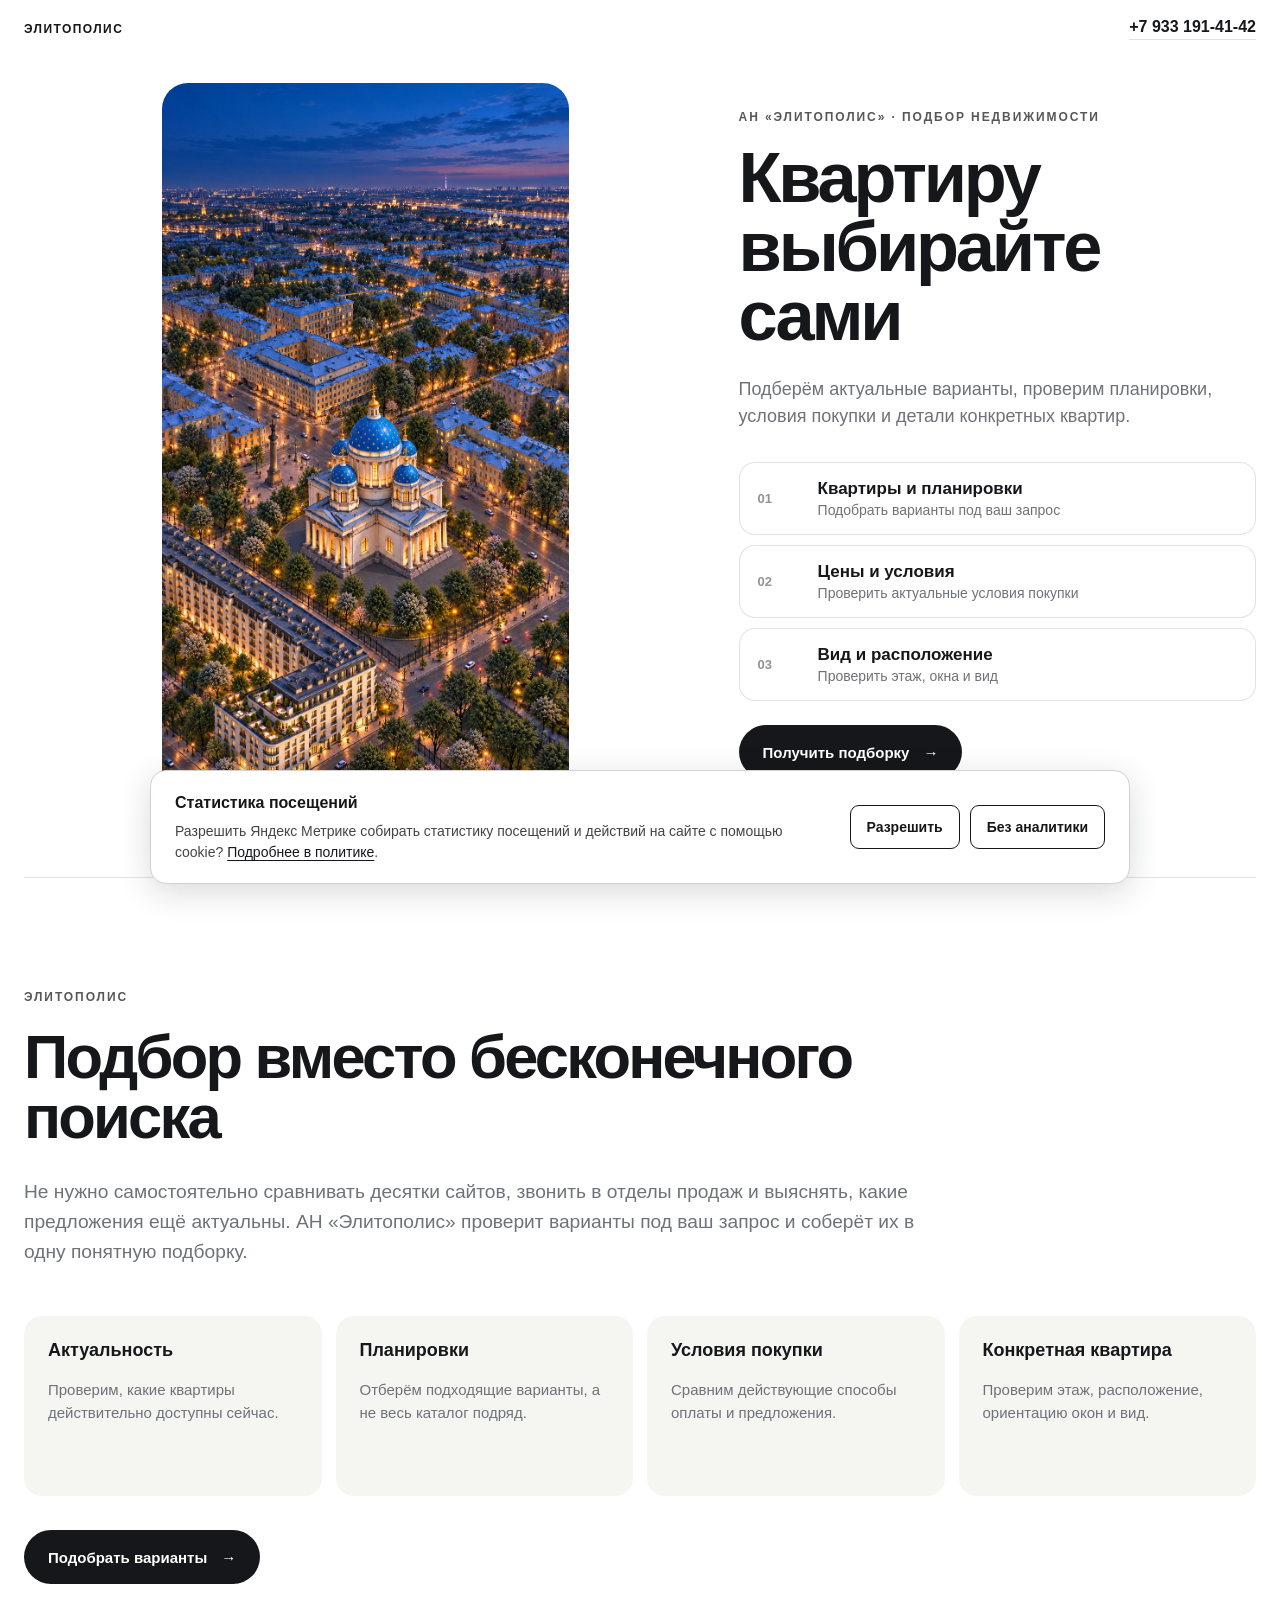
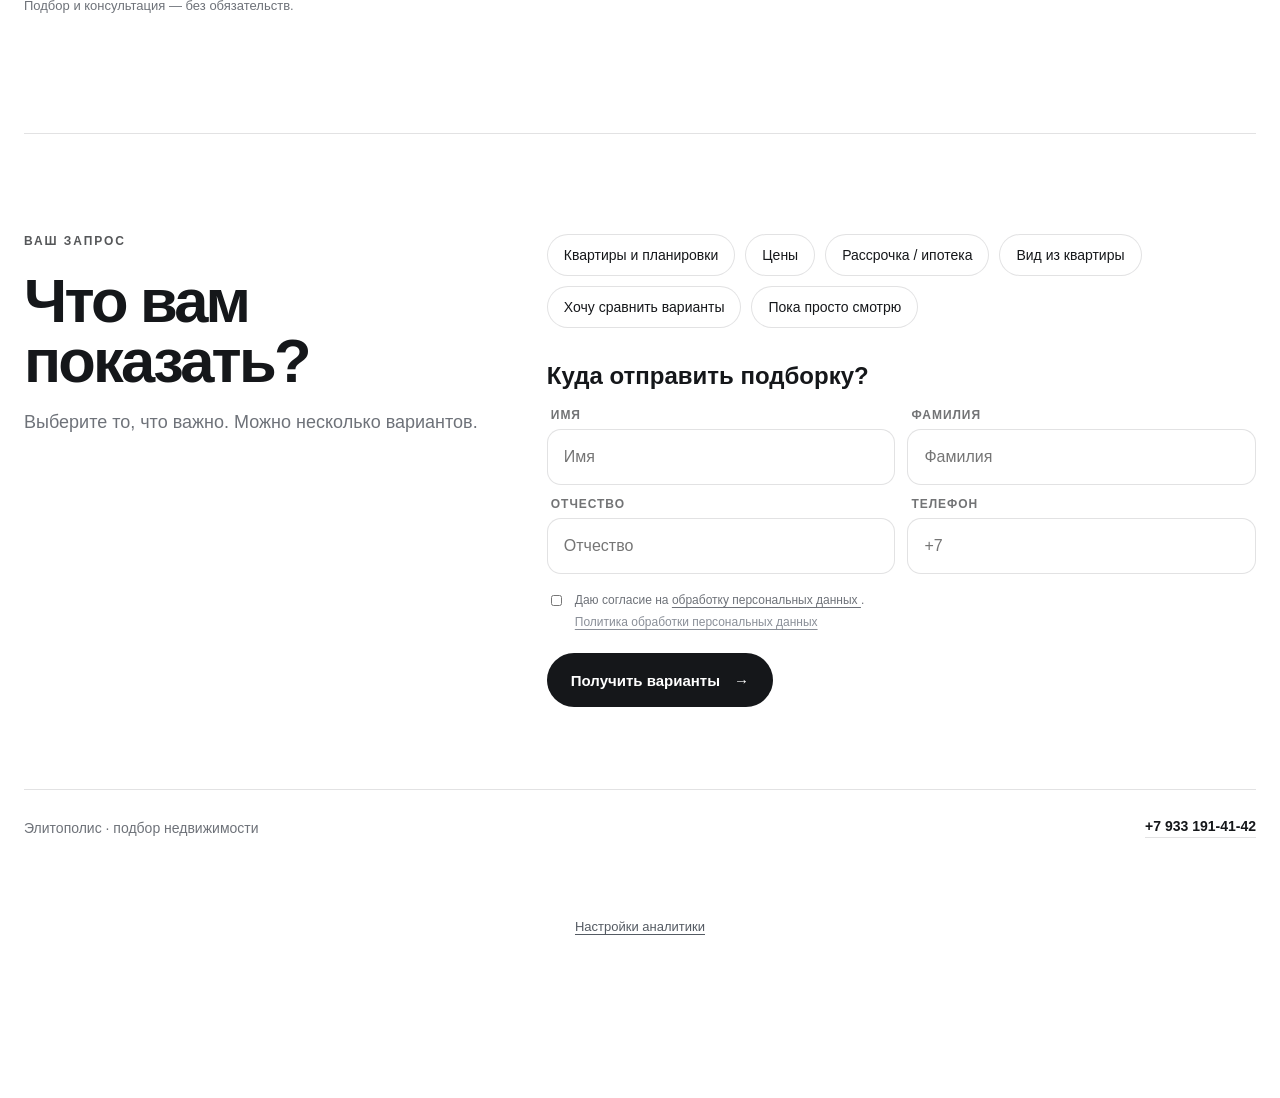
<file: index.html>
<!doctype html>
<html lang="ru">
<head>
  <meta charset="utf-8">
  <meta name="viewport" content="width=device-width,initial-scale=1">

  <title>Подбор недвижимости — Элитополис</title>

  <meta
    name="description"
    content="АН «Элитополис» — подбор актуальных вариантов недвижимости, планировок и условий покупки"
  >

  <meta name="robots" content="index,follow">

  <style>
    :root{
      --ink:#15171a;
      --muted:#6e7279;
      --line:rgba(21,23,26,.12);
      --soft:#f5f5f2;
      --card:#fff;
    }

    *{
      box-sizing:border-box;
    }

    html{
      scroll-behavior:smooth;
    }

    body{
      margin:0;
      background:#fff;
      color:var(--ink);
      font-family:-apple-system,BlinkMacSystemFont,"Segoe UI",Arial,sans-serif;
    }

    button,
    input{
      font:inherit;
    }

    .elp-wrap{
      max-width:1480px;
      margin:0 auto;
      padding:0 24px 64px;
    }

    .elp-sitebar{
      display:flex;
      align-items:center;
      justify-content:space-between;
      gap:16px;
      padding:18px 0 0;
    }

    .elp-sitebar__brand{
      font-size:12px;
      font-weight:700;
      letter-spacing:.12em;
      text-transform:uppercase;
    }

    .elp-sitebar__phone,
    .elp-footer__phone{
      color:var(--ink);
      font-weight:650;
      text-decoration:none;
      white-space:nowrap;
      border-bottom:1px solid var(--line);
      padding-bottom:3px;
    }

    .elp-sitebar__phone:focus-visible,
    .elp-footer__phone:focus-visible{
      outline:2px solid var(--ink);
      outline-offset:4px;
    }

    .elp-footer{
      display:flex;
      justify-content:space-between;
      align-items:center;
      gap:16px;
      border-top:1px solid var(--line);
      padding:28px 0 0;
      font-size:14px;
    }

    .elp-footer__label{
      color:var(--muted);
    }

    .elp-hero{
      min-height:90vh;
      display:grid;
      grid-template-columns:minmax(0,58%) minmax(0,42%);
      gap:32px;
      align-items:center;
      padding:28px 0 56px;
    }

    .elp-hero__visual{
      grid-column:1;
      grid-row:1;

      width:min(100%,calc(84vh * 0.5385));
      min-height:0;

      justify-self:center;
      align-self:center;

      background-color:#eef1f4;

      border-radius:26px;
      overflow:hidden;
      position:relative;
    }

    .elp-hero__img{
      display:block;
      width:100%;
      height:auto;
    }

    .elp-hero__copy{
      grid-column:2;
      grid-row:1;

      display:flex;
      flex-direction:column;
      justify-content:center;

      padding:42px 0;
    }

    .elp-eyebrow,
    .elp-section-kicker{
      font-size:12px;
      line-height:1.2;
      letter-spacing:.16em;
      text-transform:uppercase;
      font-weight:700;
      margin-bottom:22px;
      opacity:.72;
    }

    h1,
    h2{
      margin:0;
      font-weight:600;
      letter-spacing:-.045em;
    }

    .elp-title{
      display:flex;
      flex-direction:column;
      gap:.055em;

      font-size:clamp(52px,5.5vw,92px);
      line-height:.92;

      max-width:720px;
    }

    .elp-title span{
      display:block;
      margin:0;
      padding:0;
    }

    .elp-lead{
      font-size:clamp(18px,1.35vw,23px);
      line-height:1.5;
      max-width:650px;

      margin:28px 0 32px;

      color:var(--muted);
    }

    .elp-choice-grid{
      display:grid;
      gap:10px;
      margin:0 0 24px;
    }

    .elp-choice{
      width:100%;

      display:grid;
      grid-template-columns:48px 1fr;
      gap:12px;

      align-items:center;
      text-align:left;

      border:1px solid var(--line);
      background:rgba(255,255,255,.72);

      padding:16px 18px;

      border-radius:16px;

      cursor:pointer;
      transition:.16s;

      color:inherit;
    }

    .elp-choice:hover,
    .elp-choice.is-selected{
      transform:translateY(-1px);
      border-color:rgba(21,23,26,.36);
      background:#fff;
    }

    .elp-choice__num{
      font-size:13px;
      opacity:.46;
      font-weight:700;
    }

    .elp-choice strong{
      display:block;
      font-size:17px;
      margin-bottom:3px;
    }

    .elp-choice small{
      display:block;
      color:var(--muted);
      font-size:14px;
    }

    .elp-primary{
      appearance:none;

      border:0;

      background:var(--ink);
      color:#fff;

      border-radius:999px;

      padding:16px 24px;
      min-height:54px;

      display:inline-flex;
      gap:14px;
      align-items:center;
      justify-content:center;

      font-size:15px;
      font-weight:700;

      cursor:pointer;

      width:fit-content;

      transition:.16s;
    }

    .elp-primary:hover{
      opacity:.9;
      transform:translateY(-1px);
    }

    .elp-primary:disabled{
      opacity:.5;
      cursor:wait;
    }

    .elp-service{
      padding:112px 0 120px;
      border-top:1px solid var(--line);
    }

    .elp-service h2,
    .elp-form-section h2{
      font-size:clamp(42px,4.8vw,74px);
      line-height:.98;
      max-width:900px;
    }

    .elp-service__intro{
      max-width:900px;

      font-size:clamp(19px,1.5vw,24px);
      line-height:1.55;

      color:var(--muted);

      margin:30px 0 50px;
    }

    .elp-benefits{
      display:grid;
      grid-template-columns:repeat(4,1fr);
      gap:14px;

      margin-bottom:34px;
    }

    .elp-benefits > div{
      background:var(--soft);
      border-radius:18px;
      padding:24px;
      min-height:180px;
    }

    .elp-benefits strong{
      display:block;
      font-size:18px;
      margin-bottom:18px;
    }

    .elp-benefits p{
      margin:0;

      color:var(--muted);

      line-height:1.5;
      font-size:15px;
    }

    .elp-note{
      font-size:13px;
      color:var(--muted);
      margin-top:14px;
    }

    .elp-form-section{
      padding:100px 0 70px;
      border-top:1px solid var(--line);
    }

    .elp-form-card{
      display:grid;
      grid-template-columns:minmax(0,.8fr) minmax(0,1.2fr);
      gap:50px;
      align-items:start;
    }

    .elp-form-copy p{
      color:var(--muted);
      font-size:18px;
      line-height:1.5;
    }

    .elp-chips{
      display:flex;
      flex-wrap:wrap;
      gap:10px;
      margin-bottom:34px;
    }

    .elp-chip input{
      position:absolute;
      opacity:0;
      pointer-events:none;
    }

    .elp-chip span{
      display:block;

      border:1px solid var(--line);
      border-radius:999px;

      padding:12px 16px;

      cursor:pointer;

      background:#fff;

      font-size:14px;

      transition:.16s;
    }

    .elp-chip input:checked + span{
      background:var(--ink);
      color:#fff;
      border-color:var(--ink);
    }

    .elp-contact-title{
      font-size:24px;
      font-weight:650;
      margin:12px 0 18px;
    }

    .elp-fields{
      display:grid;
      grid-template-columns:1fr 1fr;
      gap:12px;
    }

    .elp-fields label > span{
      display:block;

      font-size:12px;
      font-weight:700;

      margin:0 0 7px 4px;

      text-transform:uppercase;
      letter-spacing:.08em;

      opacity:.6;
    }

    .elp-fields input{
      width:100%;

      border:1px solid var(--line);
      border-radius:14px;

      min-height:56px;

      padding:0 16px;

      background:#fff;
      color:var(--ink);

      outline:none;
    }

    .elp-fields input:focus{
      border-color:rgba(21,23,26,.5);
    }

    .elp-consent{
      display:grid;
      grid-template-columns:18px 1fr;
      gap:10px;

      margin:18px 0 4px;

      color:var(--muted);

      font-size:12px;
      line-height:1.45;
    }

    .elp-consent input{
      margin-top:2px;
    }

    .elp-consent a{
      color:inherit;
      text-decoration:underline;
      text-underline-offset:3px;
    }

    .elp-privacy-note{
      margin:0 0 22px 28px;
      font-size:12px;
      line-height:1.4;
    }

    .elp-privacy-note a{
      color:#8a8f98;
      text-decoration:underline;
      text-underline-offset:3px;
    }

    .elp-privacy-note a:hover{
      color:#5f646c;
    }

    .elp-form-status{
      margin-top:12px;
      font-size:13px;
      color:#9a2f2f;
    }

    .elp-success{
      padding:30px 0;
    }

    .elp-success__mark{
      width:50px;
      height:50px;

      border-radius:50%;

      display:grid;
      place-items:center;

      background:var(--ink);
      color:#fff;

      font-size:24px;

      margin-bottom:24px;
    }

    .elp-success p{
      font-size:18px;
      color:var(--muted);
      line-height:1.5;
    }

    @media(max-width:980px){

      .elp-wrap{
        padding:0 18px 42px;
      }

      .elp-hero{
        min-height:auto;
        grid-template-columns:1fr;
        gap:28px;
        padding-top:18px;
      }

      .elp-hero__visual{
        grid-column:1;
        grid-row:1;

        width:min(100%,520px);
        justify-self:center;

        min-height:0;
        border-radius:20px;
      }

      .elp-hero__copy{
        grid-column:1;
        grid-row:2;

        padding:10px 0 42px;
      }

      .elp-benefits{
        grid-template-columns:1fr 1fr;
      }

      .elp-form-card{
        grid-template-columns:1fr;
        gap:34px;
      }
    }

    @media(max-width:640px){

      .elp-wrap{
        padding-left:14px;
        padding-right:14px;
      }

      .elp-hero{
        gap:24px;
      }

      .elp-hero__visual{
        width:100%;
        min-height:0;
        border-radius:16px;
      }

      .elp-eyebrow,
      .elp-section-kicker{
        margin-bottom:16px;
      }

      .elp-title{
        font-size:clamp(42px,13vw,60px);
        line-height:.92;
        gap:.055em;
      }

      .elp-lead{
        font-size:17px;
        margin:20px 0 24px;
      }

      .elp-choice{
        grid-template-columns:38px 1fr;
        padding:14px;
      }

      .elp-primary{
        width:100%;
      }

      .elp-service{
        padding:72px 0 76px;
      }

      .elp-service h2,
      .elp-form-section h2{
        font-size:42px;
      }

      .elp-service__intro{
        font-size:17px;
        margin:24px 0 34px;
      }

      .elp-benefits{
        grid-template-columns:1fr;
      }

      .elp-benefits > div{
        min-height:auto;
      }

      .elp-form-section{
        padding:72px 0 40px;
      }

      .elp-fields{
        grid-template-columns:1fr;
      }

      .elp-privacy-note{
        margin-left:28px;
      }
    }
  </style>

  <link rel="stylesheet" href="/analytics.css">
  <script src="/analytics.js" defer></script>
</head>

<body>

  <main class="elp-wrap">

    <header class="elp-sitebar">
      <span class="elp-sitebar__brand">Элитополис</span>
      <a class="elp-sitebar__phone" href="tel:+79331914142" aria-label="Позвонить в Элитополис: +7 933 191-41-42">+7 933 191-41-42</a>
    </header>

    <section class="elp-hero">

      <div
        class="elp-hero__visual"
        id="heroVisual"
      >
        <img
          class="elp-hero__img"
          src="hero-correct.webp"
          alt="Троице-Измайловский собор и вечерний Санкт-Петербург"
          width="896"
          height="1664"
          loading="eager"
          fetchpriority="high"
        >
      </div>

      <div class="elp-hero__copy">

        <div class="elp-eyebrow">
          АН «Элитополис» · подбор недвижимости
        </div>

        <h1 class="elp-title">
          <span>Квартиру</span>
          <span>выбирайте</span>
          <span>сами</span>
        </h1>

        <p class="elp-lead">
          Подберём актуальные варианты, проверим планировки,
          условия покупки и детали конкретных квартир.
        </p>

        <div class="elp-choice-grid">

          <button
            type="button"
            class="elp-choice"
            data-interest="Квартиры и планировки"
          >
            <span class="elp-choice__num">
              01
            </span>

            <span>
              <strong>
                Квартиры и планировки
              </strong>

              <small>
                Подобрать варианты под ваш запрос
              </small>
            </span>
          </button>

          <button
            type="button"
            class="elp-choice"
            data-interest="Цены"
          >
            <span class="elp-choice__num">
              02
            </span>

            <span>
              <strong>
                Цены и условия
              </strong>

              <small>
                Проверить актуальные условия покупки
              </small>
            </span>
          </button>

          <button
            type="button"
            class="elp-choice"
            data-interest="Вид из квартиры"
          >
            <span class="elp-choice__num">
              03
            </span>

            <span>
              <strong>
                Вид и расположение
              </strong>

              <small>
                Проверить этаж, окна и вид
              </small>
            </span>
          </button>

        </div>

        <button
          type="button"
          class="elp-primary elp-scroll-form"
        >
          Получить подборку
          <span>→</span>
        </button>

      </div>

    </section>


    <section class="elp-service">

      <div class="elp-section-kicker">
        ЭЛИТОПОЛИС
      </div>

      <h2>
        Подбор вместо бесконечного поиска
      </h2>

      <p class="elp-service__intro">
        Не нужно самостоятельно сравнивать десятки сайтов,
        звонить в отделы продаж и выяснять, какие предложения
        ещё актуальны. АН «Элитополис» проверит варианты под ваш
        запрос и соберёт их в одну понятную подборку.
      </p>

      <div class="elp-benefits">

        <div>
          <strong>
            Актуальность
          </strong>

          <p>
            Проверим, какие квартиры действительно доступны сейчас.
          </p>
        </div>

        <div>
          <strong>
            Планировки
          </strong>

          <p>
            Отберём подходящие варианты, а не весь каталог подряд.
          </p>
        </div>

        <div>
          <strong>
            Условия покупки
          </strong>

          <p>
            Сравним действующие способы оплаты и предложения.
          </p>
        </div>

        <div>
          <strong>
            Конкретная квартира
          </strong>

          <p>
            Проверим этаж, расположение, ориентацию окон и вид.
          </p>
        </div>

      </div>

      <button
        type="button"
        class="elp-primary elp-scroll-form"
      >
        Подобрать варианты
        <span>→</span>
      </button>

      <div class="elp-note">
        Подбор и консультация — без обязательств.
      </div>

    </section>


    <section
      class="elp-form-section"
      id="formSection"
    >

      <div class="elp-form-card">

        <div class="elp-form-copy">

          <div class="elp-section-kicker">
            ВАШ ЗАПРОС
          </div>

          <h2>
            Что вам показать?
          </h2>

          <p>
            Выберите то, что важно.
            Можно несколько вариантов.
          </p>

        </div>


        <form
          id="leadForm"
          novalidate
        >

          <div
            class="elp-chips"
            id="interestChips"
          >

            <label class="elp-chip">
              <input
                type="checkbox"
                name="interests"
                value="Квартиры и планировки"
              >

              <span>
                Квартиры и планировки
              </span>
            </label>

            <label class="elp-chip">
              <input
                type="checkbox"
                name="interests"
                value="Цены"
              >

              <span>
                Цены
              </span>
            </label>

            <label class="elp-chip">
              <input
                type="checkbox"
                name="interests"
                value="Рассрочка / ипотека"
              >

              <span>
                Рассрочка / ипотека
              </span>
            </label>

            <label class="elp-chip">
              <input
                type="checkbox"
                name="interests"
                value="Вид из квартиры"
              >

              <span>
                Вид из квартиры
              </span>
            </label>

            <label class="elp-chip">
              <input
                type="checkbox"
                name="interests"
                value="Хочу сравнить варианты"
              >

              <span>
                Хочу сравнить варианты
              </span>
            </label>

            <label class="elp-chip">
              <input
                type="checkbox"
                name="interests"
                value="Пока просто смотрю"
              >

              <span>
                Пока просто смотрю
              </span>
            </label>

          </div>


          <div class="elp-contact-title">
            Куда отправить подборку?
          </div>


          <div class="elp-fields">

            <label>
              <span>
                Имя
              </span>

              <input
                type="text"
                name="first_name"
                class="ym-disable-keys"
                required
                autocomplete="given-name"
                placeholder="Имя"
              >
            </label>

            <label>
              <span>
                Фамилия
              </span>

              <input
                type="text"
                name="last_name"
                class="ym-disable-keys"
                required
                autocomplete="family-name"
                placeholder="Фамилия"
              >
            </label>

            <label>
              <span>
                Отчество
              </span>

              <input
                type="text"
                name="patronymic"
                class="ym-disable-keys"
                autocomplete="additional-name"
                placeholder="Отчество"
              >
            </label>

            <label>
              <span>
                Телефон
              </span>

              <input
                type="tel"
                name="phone"
                class="ym-disable-keys"
                required
                autocomplete="tel"
                inputmode="tel"
                placeholder="+7"
              >
            </label>

          </div>


          <label class="elp-consent">

            <input
              type="checkbox"
              name="consent"
              required
            >

            <span>
              Даю согласие на
              <a
                href="https://go.elitopolis.ru/consent.html"
                target="_blank"
                rel="noopener"
              >
                обработку персональных данных
              </a>.
            </span>

          </label>


          <div class="elp-privacy-note">
            <a
              href="https://go.elitopolis.ru/privacy.html"
              target="_blank"
              rel="noopener"
            >
              Политика обработки персональных данных
            </a>
          </div>


          <button
            type="submit"
            class="elp-primary elp-submit"
          >
            Получить варианты
            <span>→</span>
          </button>


          <div
            class="elp-form-status"
            id="formStatus"
            aria-live="polite"
          ></div>

        </form>


        <div
          class="elp-success"
          id="successBlock"
          hidden
        >

          <div class="elp-success__mark">
            ✓
          </div>

          <h2>
            Спасибо!
          </h2>

          <p>
            Мы уже приступили к подбору актуальных вариантов.<br>
            Скоро свяжемся с вами.
          </p>

          <div class="elp-note">
            АН «Элитополис»
          </div>

        </div>

      </div>

    </section>

    <footer class="elp-footer" aria-label="Контакты Элитополиса">
      <span class="elp-footer__label">Элитополис · подбор недвижимости</span>
      <a class="elp-footer__phone" href="tel:+79331914142" aria-label="Позвонить в Элитополис: +7 933 191-41-42">+7 933 191-41-42</a>
    </footer>

  </main>


  <script>
    const ELITOPOLIS_API_ENDPOINT =
      "https://newapi.elitopolis.ru/webhook/elitopolis-lead";

    const ELITOPOLIS_CAMPAIGN =
      "troitsky_01";


    const $ =
      (selector, root = document) =>
        root.querySelector(selector);


    const $$ =
      (selector, root = document) =>
        Array.from(
          root.querySelectorAll(selector)
        );


    const formSection =
      $("#formSection");

    const form =
      $("#leadForm");

    const status =
      $("#formStatus");

    const success =
      $("#successBlock");


    function scrollToForm(){

      if(formSection){

        formSection.scrollIntoView({
          behavior:"smooth",
          block:"start"
        });

      }

    }


    $$(".elp-scroll-form").forEach(button => {

      button.addEventListener(
        "click",
        scrollToForm
      );

    });


    $$(".elp-choice").forEach(button => {

      button.addEventListener("click", () => {

        const interest =
          button.dataset.interest || "";


        $$(".elp-choice").forEach(item => {

          item.classList.remove(
            "is-selected"
          );

        });


        button.classList.add(
          "is-selected"
        );


        $$("#interestChips input[type=checkbox]")
          .forEach(input => {

            if(input.value === interest){

              input.checked = true;

            }

          });


        scrollToForm();

      });

    });


    if(form){

      form.addEventListener(
        "submit",
        async event => {

          event.preventDefault();

          status.textContent = "";


          const firstName =
            form.elements
              .first_name
              .value
              .trim();


          const lastName =
            form.elements
              .last_name
              .value
              .trim();


          const patronymic =
            form.elements
              .patronymic
              .value
              .trim();


          const phone =
            form.elements
              .phone
              .value
              .trim();


          if(
            !firstName ||
            !lastName ||
            !phone
          ){

            status.textContent =
              "Заполните имя, фамилию и телефон.";

            return;

          }


          if(
            !form.elements
              .consent
              .checked
          ){

            status.textContent =
              "Подтвердите согласие на обработку персональных данных.";

            return;

          }


          const submit =
            $(".elp-submit", form);


          submit.disabled =
            true;


          const params =
            new URLSearchParams(
              location.search
            );


          const interests =
            $$("#interestChips input[type=checkbox]:checked")
              .map(
                input =>
                  input.value
              );


          const payload = {

            first_name:
              firstName,

            last_name:
              lastName,

            patronymic:
              patronymic,

            phone:
              phone,

            campaign:
              ELITOPOLIS_CAMPAIGN,

            interests:
              interests,

            source:
              params.get("utm_source") ||
              params.get("source") ||
              "go.elitopolis.ru",

            utm_campaign:
              params.get("utm_campaign") ||
              "",

            utm_medium:
              params.get("utm_medium") ||
              "",

            utm_content:
              params.get("utm_content") ||
              "",

            page_url:
              location.href,

            referrer:
              document.referrer || ""

          };


          form.dispatchEvent(new Event("elitopolis:lead-submit"));

          try{

            const response =
              await fetch(
                ELITOPOLIS_API_ENDPOINT,
                {
                  method:"POST",

                  headers:{
                    "Content-Type":
                      "application/json"
                  },

                  body:
                    JSON.stringify(
                      payload
                    )
                }
              );


            if(!response.ok){

              throw new Error(
                "HTTP " +
                response.status
              );

            }


            form.dispatchEvent(new Event("elitopolis:lead-success"));

            form.hidden =
              true;


            success.hidden =
              false;


            success.scrollIntoView({
              behavior:"smooth",
              block:"center"
            });

          }

          catch(error){

            form.dispatchEvent(new Event("elitopolis:lead-error"));

            console.error(
              "Ошибка отправки заявки:",
              error
            );


            status.textContent =
              "Не удалось отправить запрос. Попробуйте ещё раз.";


            submit.disabled =
              false;

          }

        }
      );

    }
  </script>

</body>
</html>
</file>
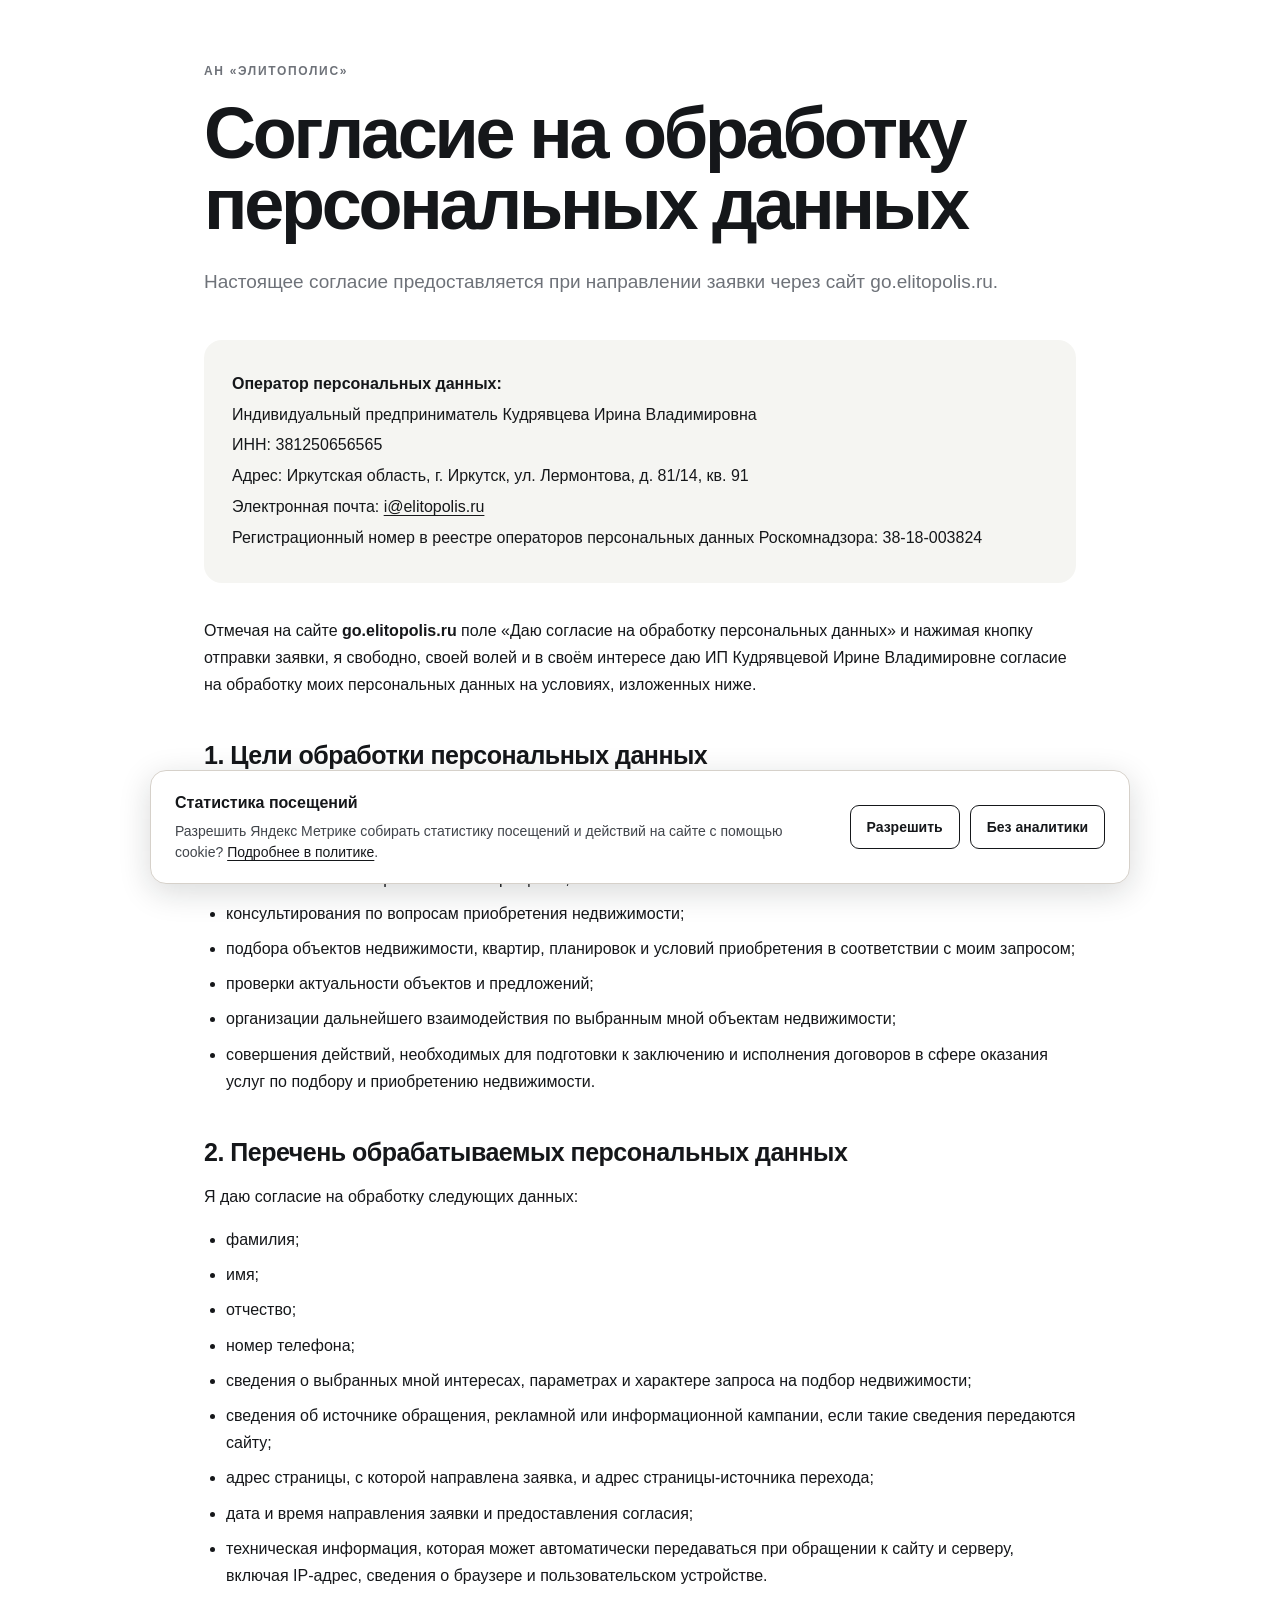
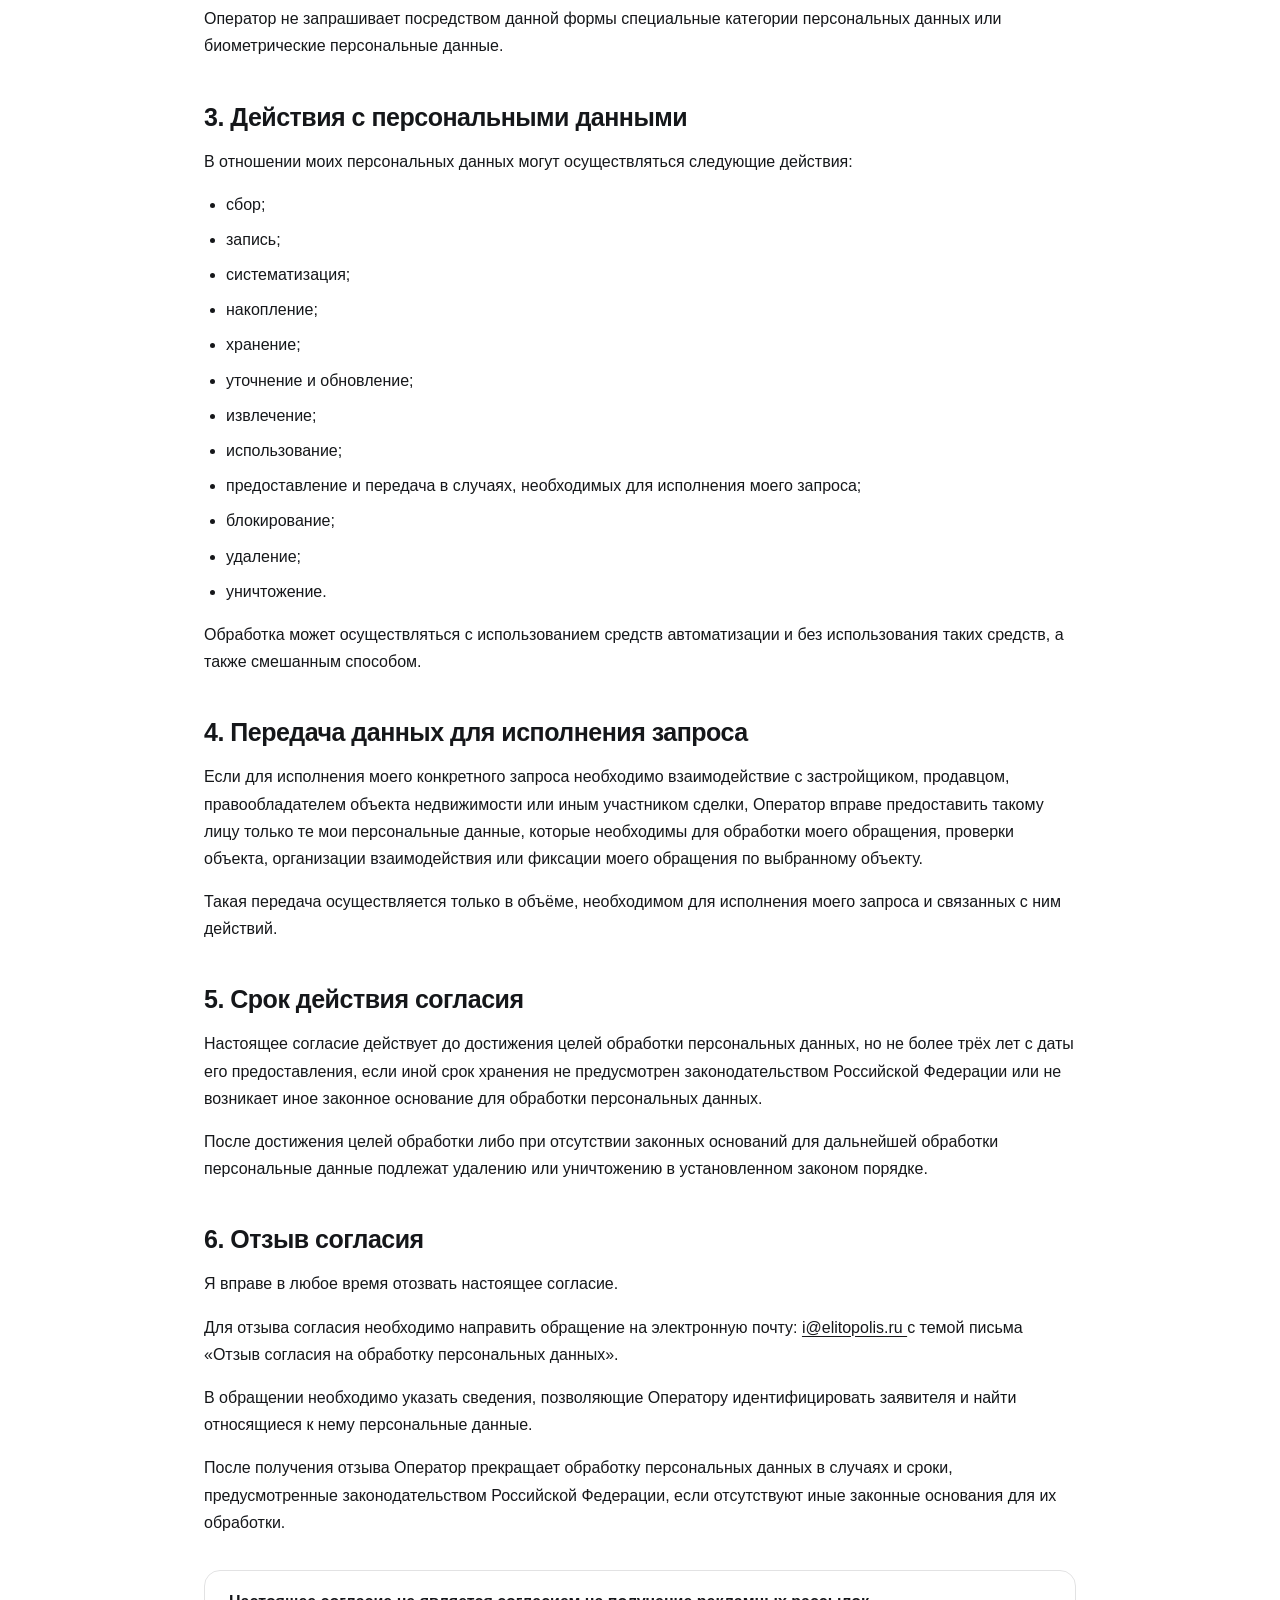
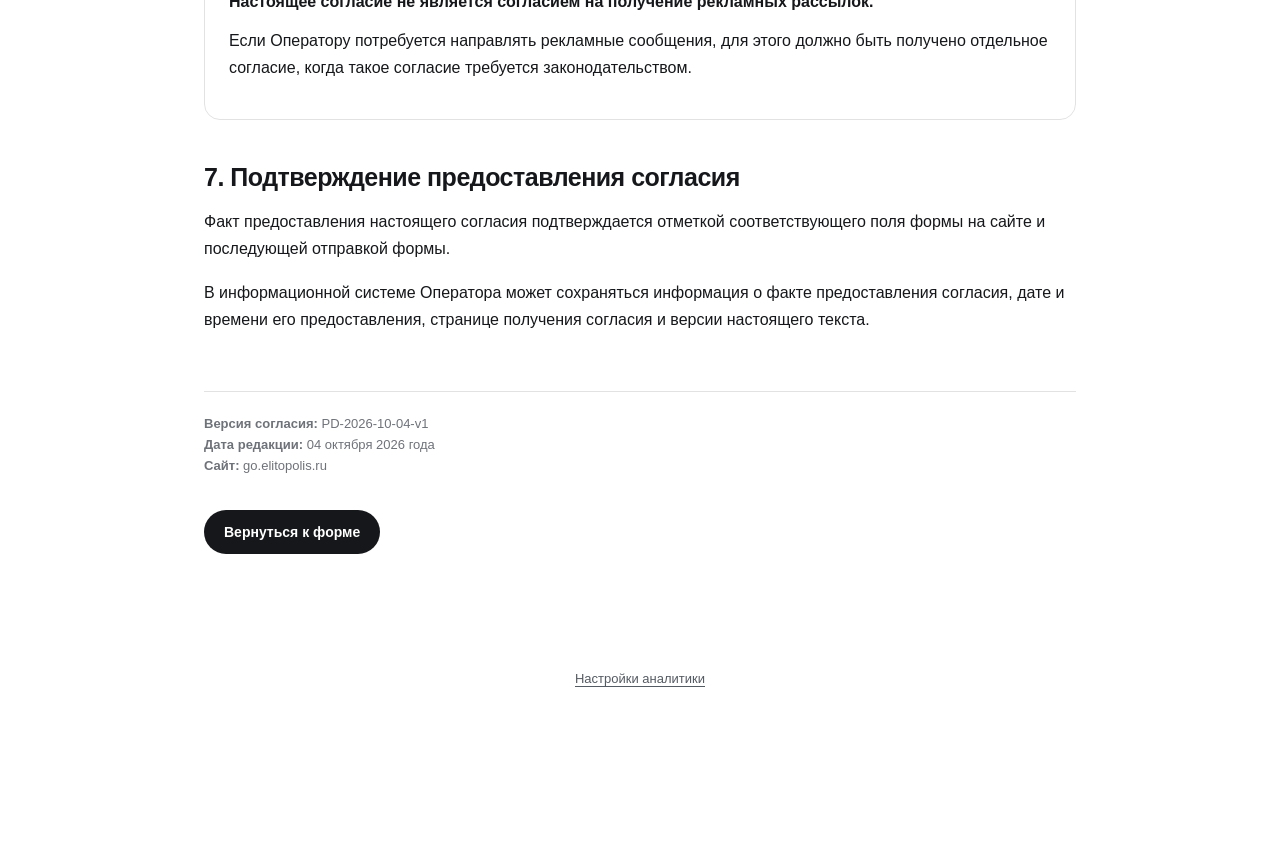
<file: consent.html>
<!doctype html>
<html lang="ru">
<head>
  <meta charset="utf-8">
  <meta name="viewport" content="width=device-width,initial-scale=1">

  <title>Согласие на обработку персональных данных — Элитополис</title>

  <meta
    name="description"
    content="Согласие на обработку персональных данных ИП Кудрявцева Ирина Владимировна, АН «Элитополис»"
  >

  <meta name="robots" content="noindex,follow">

  <style>
    :root{
      --ink:#15171a;
      --muted:#6e7279;
      --line:rgba(21,23,26,.12);
      --soft:#f5f5f2;
      --white:#ffffff;
    }

    *{
      box-sizing:border-box;
    }

    body{
      margin:0;
      background:var(--white);
      color:var(--ink);
      font-family:-apple-system,BlinkMacSystemFont,"Segoe UI",Arial,sans-serif;
    }

    .page{
      max-width:920px;
      margin:0 auto;
      padding:64px 24px 100px;
    }

    .eyebrow{
      margin-bottom:20px;
      font-size:12px;
      line-height:1.2;
      font-weight:700;
      letter-spacing:.14em;
      text-transform:uppercase;
      color:var(--muted);
    }

    h1{
      margin:0 0 28px;
      max-width:820px;
      font-size:clamp(42px,6vw,72px);
      line-height:.98;
      letter-spacing:-.045em;
      font-weight:600;
    }

    .intro{
      margin:0 0 42px;
      max-width:800px;
      font-size:19px;
      line-height:1.6;
      color:var(--muted);
    }

    .card{
      margin:0 0 34px;
      padding:26px 28px;
      border-radius:18px;
      background:var(--soft);
    }

    .card p{
      margin:6px 0;
      line-height:1.55;
    }

    h2{
      margin:42px 0 16px;
      font-size:25px;
      line-height:1.2;
      letter-spacing:-.02em;
    }

    p,
    li{
      font-size:16px;
      line-height:1.7;
    }

    ul{
      padding-left:22px;
    }

    li{
      margin:8px 0;
    }

    a{
      color:var(--ink);
      text-decoration:underline;
      text-underline-offset:3px;
    }

    .important{
      margin:34px 0;
      padding:22px 24px;
      border:1px solid var(--line);
      border-radius:16px;
    }

    .version{
      margin-top:58px;
      padding-top:22px;
      border-top:1px solid var(--line);
      font-size:13px;
      line-height:1.6;
      color:var(--muted);
    }

    .back{
      display:inline-flex;
      margin-top:34px;
      padding:14px 20px;
      border-radius:999px;
      background:var(--ink);
      color:#fff;
      text-decoration:none;
      font-weight:700;
      font-size:14px;
    }

    @media(max-width:640px){
      .page{
        padding:38px 18px 70px;
      }

      h1{
        font-size:42px;
      }

      .intro{
        font-size:17px;
      }

      .card{
        padding:20px;
      }
    }
  </style>

  <link rel="stylesheet" href="/analytics.css">
  <script src="/analytics.js" defer></script>
</head>

<body>

  <main class="page">

    <div class="eyebrow">
      АН «Элитополис»
    </div>

    <h1>
      Согласие на обработку персональных данных
    </h1>

    <p class="intro">
      Настоящее согласие предоставляется при направлении заявки
      через сайт go.elitopolis.ru.
    </p>


    <div class="card">
      <p><strong>Оператор персональных данных:</strong></p>

      <p>
        Индивидуальный предприниматель
        Кудрявцева Ирина Владимировна
      </p>

      <p>
        ИНН: 381250656565
      </p>

      <p>
        Адрес:
        Иркутская область, г. Иркутск,
        ул. Лермонтова, д. 81/14, кв. 91
      </p>

      <p>
        Электронная почта:
        <a href="mailto:i@elitopolis.ru">
          i@elitopolis.ru
        </a>
      </p>

      <p>
        Регистрационный номер в реестре операторов
        персональных данных Роскомнадзора:
        38-18-003824
      </p>
    </div>


    <p>
      Отмечая на сайте
      <strong>go.elitopolis.ru</strong>
      поле «Даю согласие на обработку персональных данных»
      и нажимая кнопку отправки заявки, я свободно,
      своей волей и в своём интересе даю
      ИП Кудрявцевой Ирине Владимировне согласие
      на обработку моих персональных данных
      на условиях, изложенных ниже.
    </p>


    <h2>
      1. Цели обработки персональных данных
    </h2>

    <p>
      Персональные данные обрабатываются в целях:
    </p>

    <ul>
      <li>
        получения и обработки моего обращения или заявки;
      </li>

      <li>
        связи со мной по вопросам моего обращения;
      </li>

      <li>
        консультирования по вопросам приобретения недвижимости;
      </li>

      <li>
        подбора объектов недвижимости, квартир,
        планировок и условий приобретения
        в соответствии с моим запросом;
      </li>

      <li>
        проверки актуальности объектов и предложений;
      </li>

      <li>
        организации дальнейшего взаимодействия
        по выбранным мной объектам недвижимости;
      </li>

      <li>
        совершения действий, необходимых
        для подготовки к заключению и исполнения
        договоров в сфере оказания услуг
        по подбору и приобретению недвижимости.
      </li>
    </ul>


    <h2>
      2. Перечень обрабатываемых персональных данных
    </h2>

    <p>
      Я даю согласие на обработку следующих данных:
    </p>

    <ul>
      <li>фамилия;</li>
      <li>имя;</li>
      <li>отчество;</li>
      <li>номер телефона;</li>

      <li>
        сведения о выбранных мной интересах,
        параметрах и характере запроса
        на подбор недвижимости;
      </li>

      <li>
        сведения об источнике обращения,
        рекламной или информационной кампании,
        если такие сведения передаются сайту;
      </li>

      <li>
        адрес страницы, с которой направлена заявка,
        и адрес страницы-источника перехода;
      </li>

      <li>
        дата и время направления заявки
        и предоставления согласия;
      </li>

      <li>
        техническая информация, которая может
        автоматически передаваться при обращении
        к сайту и серверу, включая IP-адрес,
        сведения о браузере и пользовательском устройстве.
      </li>
    </ul>

    <p>
      Оператор не запрашивает посредством данной формы
      специальные категории персональных данных
      или биометрические персональные данные.
    </p>


    <h2>
      3. Действия с персональными данными
    </h2>

    <p>
      В отношении моих персональных данных могут
      осуществляться следующие действия:
    </p>

    <ul>
      <li>сбор;</li>
      <li>запись;</li>
      <li>систематизация;</li>
      <li>накопление;</li>
      <li>хранение;</li>
      <li>уточнение и обновление;</li>
      <li>извлечение;</li>
      <li>использование;</li>

      <li>
        предоставление и передача в случаях,
        необходимых для исполнения моего запроса;
      </li>

      <li>блокирование;</li>
      <li>удаление;</li>
      <li>уничтожение.</li>
    </ul>

    <p>
      Обработка может осуществляться
      с использованием средств автоматизации
      и без использования таких средств,
      а также смешанным способом.
    </p>


    <h2>
      4. Передача данных для исполнения запроса
    </h2>

    <p>
      Если для исполнения моего конкретного запроса
      необходимо взаимодействие с застройщиком,
      продавцом, правообладателем объекта недвижимости
      или иным участником сделки, Оператор вправе
      предоставить такому лицу только те мои
      персональные данные, которые необходимы
      для обработки моего обращения,
      проверки объекта, организации взаимодействия
      или фиксации моего обращения по выбранному объекту.
    </p>

    <p>
      Такая передача осуществляется только
      в объёме, необходимом для исполнения
      моего запроса и связанных с ним действий.
    </p>


    <h2>
      5. Срок действия согласия
    </h2>

    <p>
      Настоящее согласие действует до достижения
      целей обработки персональных данных,
      но не более трёх лет с даты его предоставления,
      если иной срок хранения не предусмотрен
      законодательством Российской Федерации
      или не возникает иное законное основание
      для обработки персональных данных.
    </p>

    <p>
      После достижения целей обработки либо
      при отсутствии законных оснований
      для дальнейшей обработки персональные данные
      подлежат удалению или уничтожению
      в установленном законом порядке.
    </p>


    <h2>
      6. Отзыв согласия
    </h2>

    <p>
      Я вправе в любое время отозвать настоящее согласие.
    </p>

    <p>
      Для отзыва согласия необходимо направить
      обращение на электронную почту:
      <a href="mailto:i@elitopolis.ru">
        i@elitopolis.ru
      </a>
      с темой письма
      «Отзыв согласия на обработку персональных данных».
    </p>

    <p>
      В обращении необходимо указать сведения,
      позволяющие Оператору идентифицировать заявителя
      и найти относящиеся к нему персональные данные.
    </p>

    <p>
      После получения отзыва Оператор прекращает
      обработку персональных данных в случаях
      и сроки, предусмотренные законодательством
      Российской Федерации, если отсутствуют
      иные законные основания для их обработки.
    </p>


    <div class="important">
      <strong>
        Настоящее согласие не является согласием
        на получение рекламных рассылок.
      </strong>

      <p>
        Если Оператору потребуется направлять
        рекламные сообщения, для этого должно быть
        получено отдельное согласие,
        когда такое согласие требуется законодательством.
      </p>
    </div>


    <h2>
      7. Подтверждение предоставления согласия
    </h2>

    <p>
      Факт предоставления настоящего согласия
      подтверждается отметкой соответствующего поля
      формы на сайте и последующей отправкой формы.
    </p>

    <p>
      В информационной системе Оператора
      может сохраняться информация о факте
      предоставления согласия, дате и времени
      его предоставления, странице получения
      согласия и версии настоящего текста.
    </p>


    <div class="version">
      <strong>Версия согласия:</strong>
      PD-2026-10-04-v1
      <br>

      <strong>Дата редакции:</strong>
      04 октября 2026 года
      <br>

      <strong>Сайт:</strong>
      go.elitopolis.ru
    </div>


    <a
      class="back"
      href="https://go.elitopolis.ru/"
    >
      Вернуться к форме
    </a>

  </main>

</body>
</html>
</file>
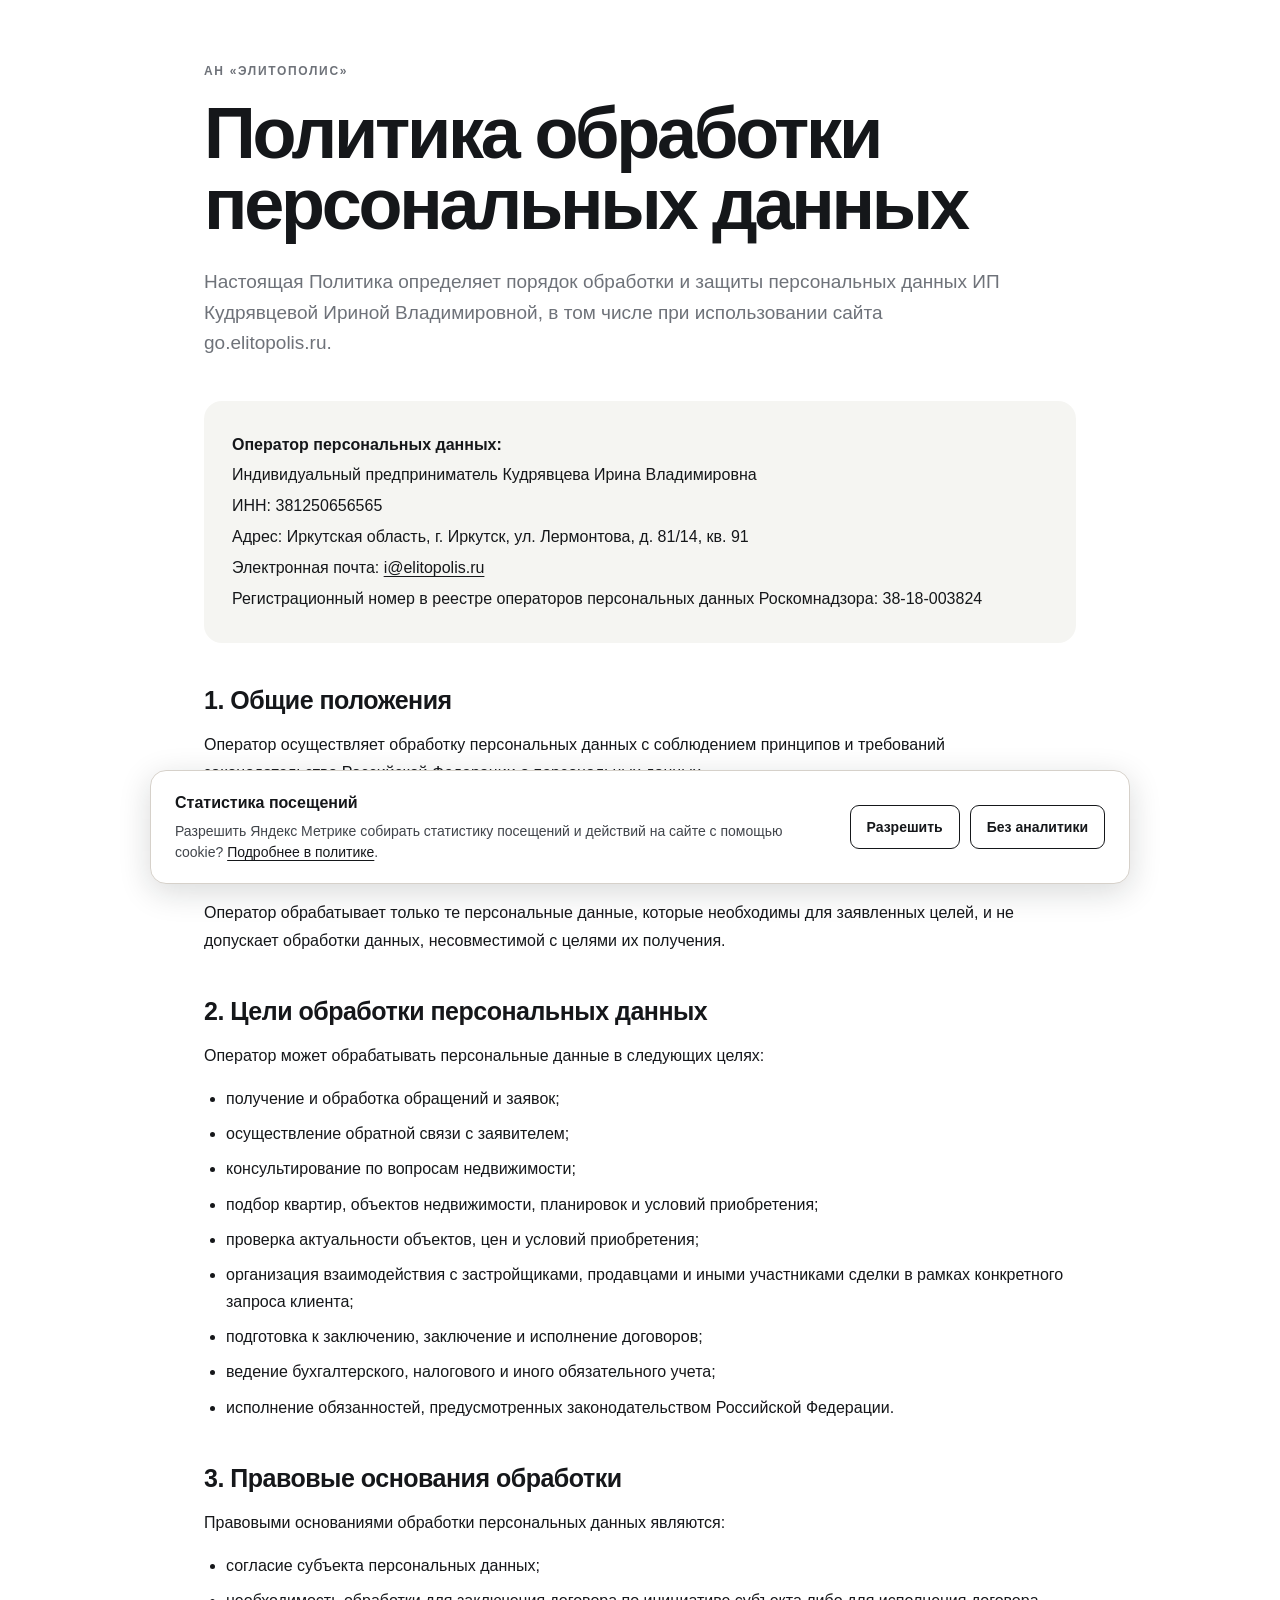
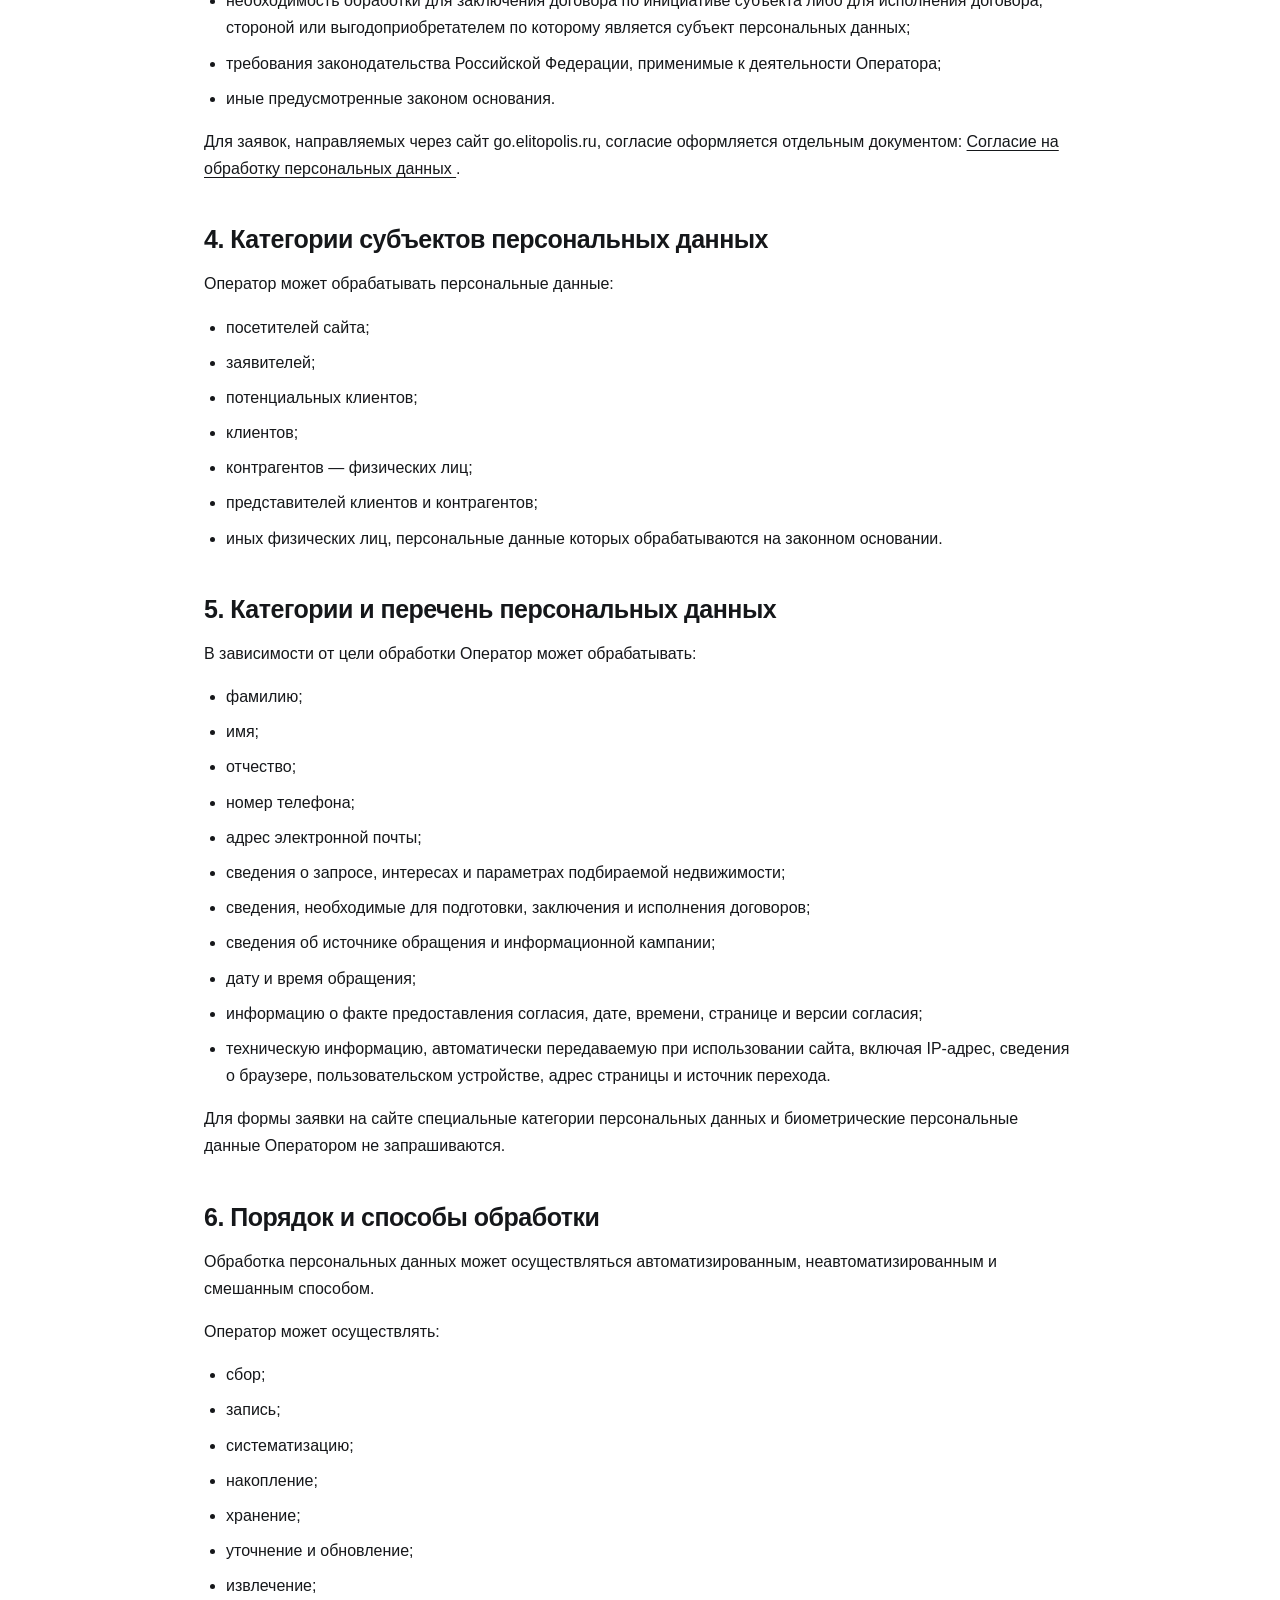
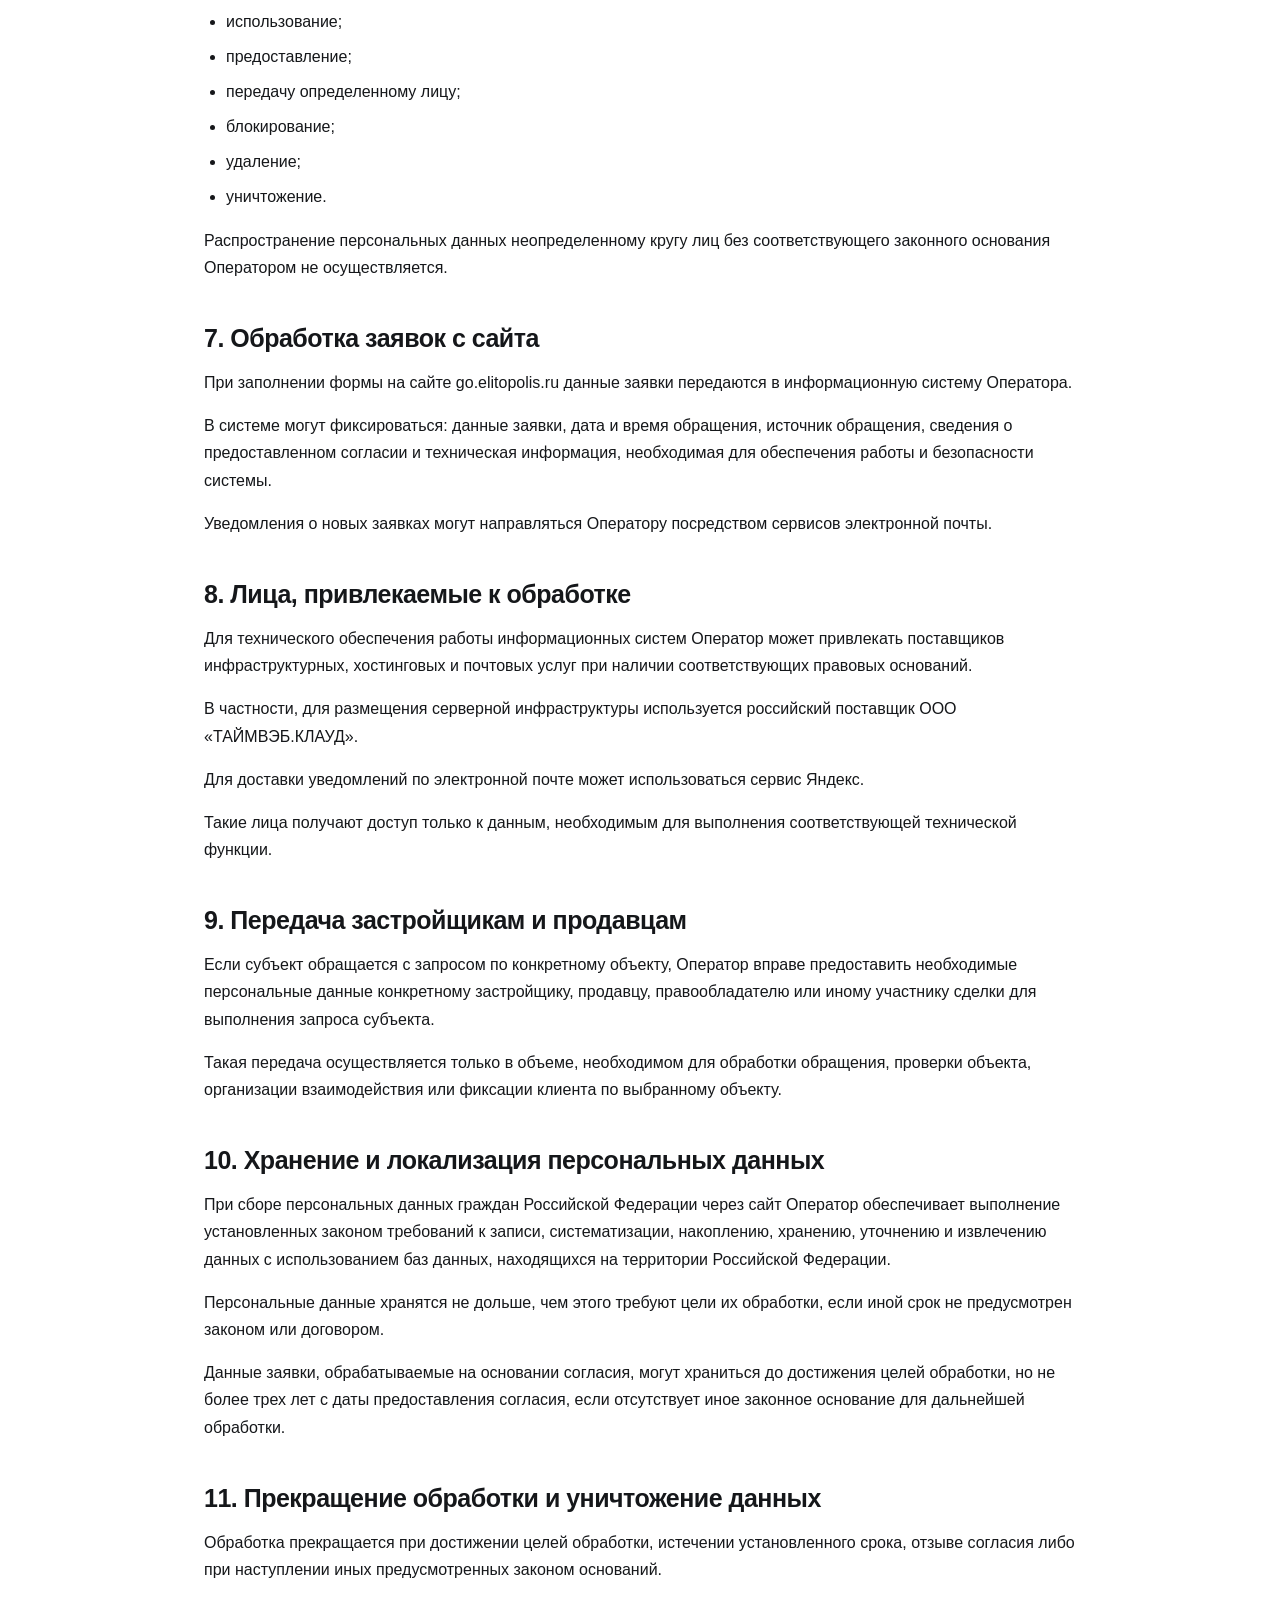
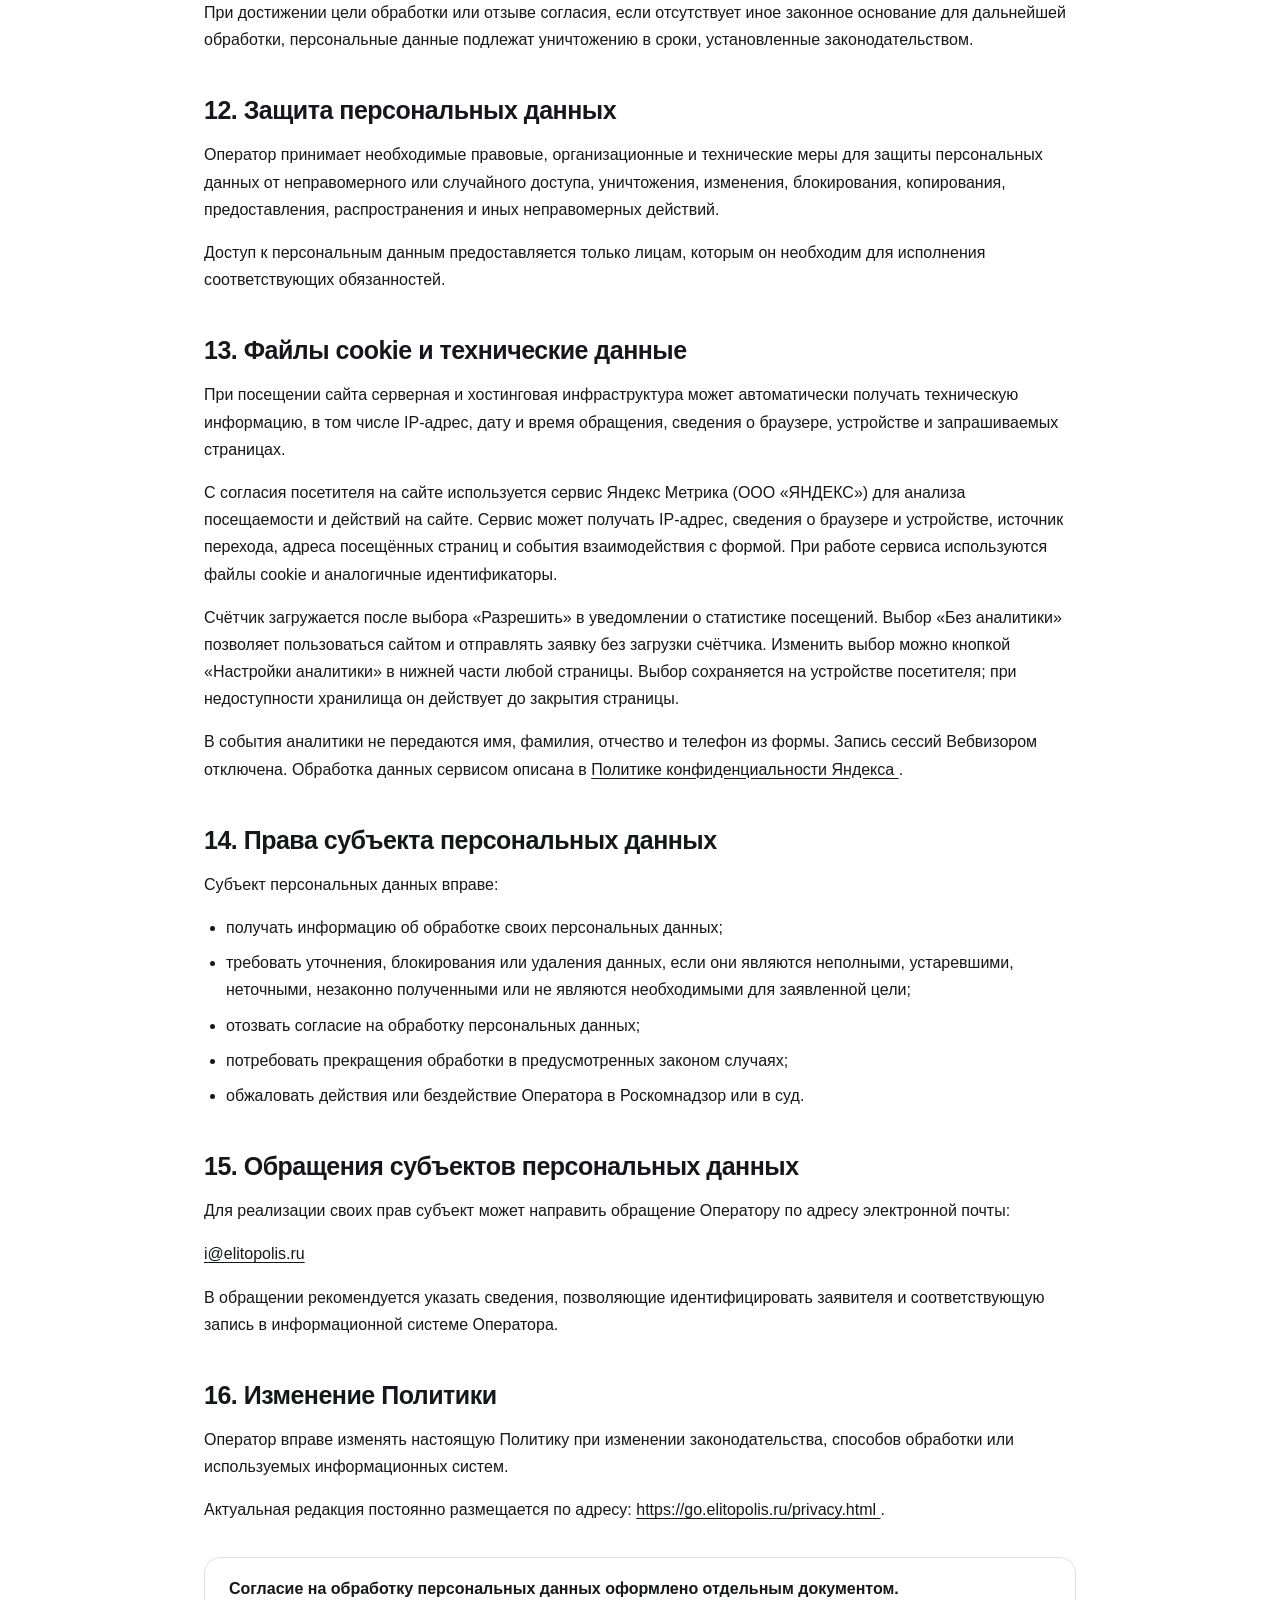
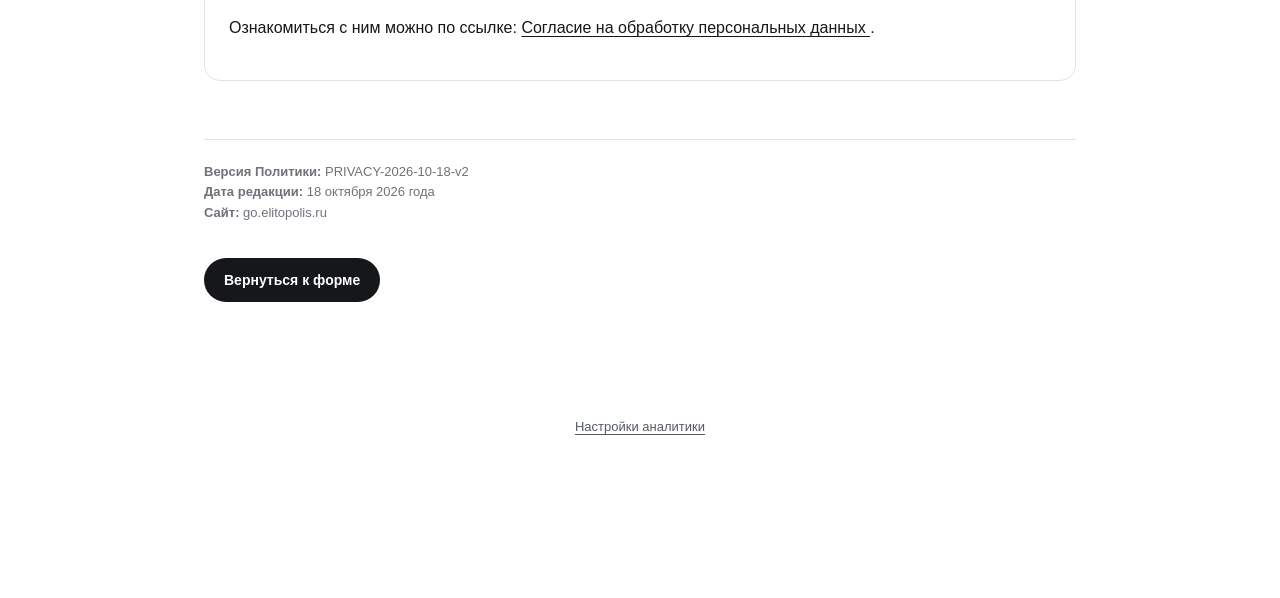
<file: privacy.html>
<!doctype html>
<html lang="ru">
<head>
  <meta charset="utf-8">
  <meta name="viewport" content="width=device-width,initial-scale=1">

  <title>Политика обработки персональных данных — Элитополис</title>

  <meta
    name="description"
    content="Политика обработки персональных данных ИП Кудрявцева Ирина Владимировна, АН «Элитополис»"
  >

  <meta name="robots" content="noindex,follow">

  <style>
    :root{
      --ink:#15171a;
      --muted:#6e7279;
      --line:rgba(21,23,26,.12);
      --soft:#f5f5f2;
      --white:#ffffff;
    }

    *{
      box-sizing:border-box;
    }

    body{
      margin:0;
      background:var(--white);
      color:var(--ink);
      font-family:-apple-system,BlinkMacSystemFont,"Segoe UI",Arial,sans-serif;
    }

    .page{
      max-width:920px;
      margin:0 auto;
      padding:64px 24px 100px;
    }

    .eyebrow{
      margin-bottom:20px;
      font-size:12px;
      line-height:1.2;
      font-weight:700;
      letter-spacing:.14em;
      text-transform:uppercase;
      color:var(--muted);
    }

    h1{
      margin:0 0 28px;
      max-width:820px;
      font-size:clamp(42px,6vw,72px);
      line-height:.98;
      letter-spacing:-.045em;
      font-weight:600;
    }

    .intro{
      margin:0 0 42px;
      max-width:800px;
      font-size:19px;
      line-height:1.6;
      color:var(--muted);
    }

    .card{
      margin:0 0 34px;
      padding:26px 28px;
      border-radius:18px;
      background:var(--soft);
    }

    .card p{
      margin:6px 0;
      line-height:1.55;
    }

    h2{
      margin:42px 0 16px;
      font-size:25px;
      line-height:1.2;
      letter-spacing:-.02em;
    }

    h3{
      margin:28px 0 12px;
      font-size:19px;
      line-height:1.3;
    }

    p,
    li{
      font-size:16px;
      line-height:1.7;
    }

    ul{
      padding-left:22px;
    }

    li{
      margin:8px 0;
    }

    a{
      color:var(--ink);
      text-decoration:underline;
      text-underline-offset:3px;
    }

    .important{
      margin:34px 0;
      padding:22px 24px;
      border:1px solid var(--line);
      border-radius:16px;
    }

    .version{
      margin-top:58px;
      padding-top:22px;
      border-top:1px solid var(--line);
      font-size:13px;
      line-height:1.6;
      color:var(--muted);
    }

    .back{
      display:inline-flex;
      margin-top:34px;
      padding:14px 20px;
      border-radius:999px;
      background:var(--ink);
      color:#fff;
      text-decoration:none;
      font-weight:700;
      font-size:14px;
    }

    @media(max-width:640px){
      .page{
        padding:38px 18px 70px;
      }

      h1{
        font-size:42px;
      }

      .intro{
        font-size:17px;
      }

      .card{
        padding:20px;
      }
    }
  </style>

  <link rel="stylesheet" href="/analytics.css">
  <script src="/analytics.js" defer></script>
</head>

<body>

  <main class="page">

    <div class="eyebrow">
      АН «Элитополис»
    </div>

    <h1>
      Политика обработки персональных данных
    </h1>

    <p class="intro">
      Настоящая Политика определяет порядок обработки
      и защиты персональных данных ИП Кудрявцевой Ириной Владимировной,
      в том числе при использовании сайта go.elitopolis.ru.
    </p>


    <div class="card">

      <p><strong>Оператор персональных данных:</strong></p>

      <p>
        Индивидуальный предприниматель
        Кудрявцева Ирина Владимировна
      </p>

      <p>
        ИНН: 381250656565
      </p>

      <p>
        Адрес:
        Иркутская область, г. Иркутск,
        ул. Лермонтова, д. 81/14, кв. 91
      </p>

      <p>
        Электронная почта:
        <a href="mailto:i@elitopolis.ru">
          i@elitopolis.ru
        </a>
      </p>

      <p>
        Регистрационный номер в реестре операторов
        персональных данных Роскомнадзора:
        38-18-003824
      </p>

    </div>


    <h2>
      1. Общие положения
    </h2>

    <p>
      Оператор осуществляет обработку персональных данных
      с соблюдением принципов и требований законодательства
      Российской Федерации о персональных данных.
    </p>

    <p>
      Настоящая Политика распространяется на персональные данные,
      которые Оператор получает от посетителей сайта,
      заявителей, потенциальных клиентов, клиентов,
      а также иных физических лиц,
      взаимодействующих с Оператором.
    </p>

    <p>
      Оператор обрабатывает только те персональные данные,
      которые необходимы для заявленных целей,
      и не допускает обработки данных,
      несовместимой с целями их получения.
    </p>


    <h2>
      2. Цели обработки персональных данных
    </h2>

    <p>
      Оператор может обрабатывать персональные данные
      в следующих целях:
    </p>

    <ul>
      <li>
        получение и обработка обращений и заявок;
      </li>

      <li>
        осуществление обратной связи с заявителем;
      </li>

      <li>
        консультирование по вопросам недвижимости;
      </li>

      <li>
        подбор квартир, объектов недвижимости,
        планировок и условий приобретения;
      </li>

      <li>
        проверка актуальности объектов,
        цен и условий приобретения;
      </li>

      <li>
        организация взаимодействия
        с застройщиками, продавцами
        и иными участниками сделки
        в рамках конкретного запроса клиента;
      </li>

      <li>
        подготовка к заключению,
        заключение и исполнение договоров;
      </li>

      <li>
        ведение бухгалтерского,
        налогового и иного обязательного учета;
      </li>

      <li>
        исполнение обязанностей,
        предусмотренных законодательством Российской Федерации.
      </li>
    </ul>


    <h2>
      3. Правовые основания обработки
    </h2>

    <p>
      Правовыми основаниями обработки персональных данных являются:
    </p>

    <ul>
      <li>
        согласие субъекта персональных данных;
      </li>

      <li>
        необходимость обработки
        для заключения договора по инициативе субъекта
        либо для исполнения договора,
        стороной или выгодоприобретателем
        по которому является субъект персональных данных;
      </li>

      <li>
        требования законодательства Российской Федерации,
        применимые к деятельности Оператора;
      </li>

      <li>
        иные предусмотренные законом основания.
      </li>
    </ul>

    <p>
      Для заявок, направляемых через сайт
      go.elitopolis.ru, согласие оформляется
      отдельным документом:
      <a href="https://go.elitopolis.ru/consent.html">
        Согласие на обработку персональных данных
      </a>.
    </p>


    <h2>
      4. Категории субъектов персональных данных
    </h2>

    <p>
      Оператор может обрабатывать персональные данные:
    </p>

    <ul>
      <li>посетителей сайта;</li>
      <li>заявителей;</li>
      <li>потенциальных клиентов;</li>
      <li>клиентов;</li>
      <li>контрагентов — физических лиц;</li>

      <li>
        представителей клиентов и контрагентов;
      </li>

      <li>
        иных физических лиц,
        персональные данные которых
        обрабатываются на законном основании.
      </li>
    </ul>


    <h2>
      5. Категории и перечень персональных данных
    </h2>

    <p>
      В зависимости от цели обработки
      Оператор может обрабатывать:
    </p>

    <ul>
      <li>фамилию;</li>
      <li>имя;</li>
      <li>отчество;</li>
      <li>номер телефона;</li>
      <li>адрес электронной почты;</li>

      <li>
        сведения о запросе,
        интересах и параметрах
        подбираемой недвижимости;
      </li>

      <li>
        сведения, необходимые
        для подготовки, заключения
        и исполнения договоров;
      </li>

      <li>
        сведения об источнике обращения
        и информационной кампании;
      </li>

      <li>
        дату и время обращения;
      </li>

      <li>
        информацию о факте предоставления согласия,
        дате, времени, странице и версии согласия;
      </li>

      <li>
        техническую информацию,
        автоматически передаваемую
        при использовании сайта,
        включая IP-адрес,
        сведения о браузере,
        пользовательском устройстве,
        адрес страницы и источник перехода.
      </li>
    </ul>

    <p>
      Для формы заявки на сайте
      специальные категории персональных данных
      и биометрические персональные данные
      Оператором не запрашиваются.
    </p>


    <h2>
      6. Порядок и способы обработки
    </h2>

    <p>
      Обработка персональных данных
      может осуществляться автоматизированным,
      неавтоматизированным и смешанным способом.
    </p>

    <p>
      Оператор может осуществлять:
    </p>

    <ul>
      <li>сбор;</li>
      <li>запись;</li>
      <li>систематизацию;</li>
      <li>накопление;</li>
      <li>хранение;</li>
      <li>уточнение и обновление;</li>
      <li>извлечение;</li>
      <li>использование;</li>
      <li>предоставление;</li>
      <li>передачу определенному лицу;</li>
      <li>блокирование;</li>
      <li>удаление;</li>
      <li>уничтожение.</li>
    </ul>

    <p>
      Распространение персональных данных
      неопределенному кругу лиц
      без соответствующего законного основания
      Оператором не осуществляется.
    </p>


    <h2>
      7. Обработка заявок с сайта
    </h2>

    <p>
      При заполнении формы
      на сайте go.elitopolis.ru
      данные заявки передаются
      в информационную систему Оператора.
    </p>

    <p>
      В системе могут фиксироваться:
      данные заявки, дата и время обращения,
      источник обращения,
      сведения о предоставленном согласии
      и техническая информация,
      необходимая для обеспечения
      работы и безопасности системы.
    </p>

    <p>
      Уведомления о новых заявках
      могут направляться Оператору
      посредством сервисов электронной почты.
    </p>


    <h2>
      8. Лица, привлекаемые к обработке
    </h2>

    <p>
      Для технического обеспечения
      работы информационных систем
      Оператор может привлекать
      поставщиков инфраструктурных,
      хостинговых и почтовых услуг
      при наличии соответствующих
      правовых оснований.
    </p>

    <p>
      В частности,
      для размещения серверной инфраструктуры
      используется российский поставщик
      ООО «ТАЙМВЭБ.КЛАУД».
    </p>

    <p>
      Для доставки уведомлений
      по электронной почте
      может использоваться сервис Яндекс.
    </p>

    <p>
      Такие лица получают доступ
      только к данным,
      необходимым для выполнения
      соответствующей технической функции.
    </p>


    <h2>
      9. Передача застройщикам и продавцам
    </h2>

    <p>
      Если субъект обращается
      с запросом по конкретному объекту,
      Оператор вправе предоставить
      необходимые персональные данные
      конкретному застройщику,
      продавцу, правообладателю
      или иному участнику сделки
      для выполнения запроса субъекта.
    </p>

    <p>
      Такая передача осуществляется
      только в объеме,
      необходимом для обработки обращения,
      проверки объекта,
      организации взаимодействия
      или фиксации клиента
      по выбранному объекту.
    </p>


    <h2>
      10. Хранение и локализация персональных данных
    </h2>

    <p>
      При сборе персональных данных
      граждан Российской Федерации
      через сайт Оператор обеспечивает
      выполнение установленных законом требований
      к записи, систематизации,
      накоплению, хранению,
      уточнению и извлечению данных
      с использованием баз данных,
      находящихся на территории
      Российской Федерации.
    </p>

    <p>
      Персональные данные хранятся
      не дольше, чем этого требуют
      цели их обработки,
      если иной срок
      не предусмотрен законом
      или договором.
    </p>

    <p>
      Данные заявки,
      обрабатываемые на основании согласия,
      могут храниться до достижения целей обработки,
      но не более трех лет
      с даты предоставления согласия,
      если отсутствует иное законное основание
      для дальнейшей обработки.
    </p>


    <h2>
      11. Прекращение обработки и уничтожение данных
    </h2>

    <p>
      Обработка прекращается
      при достижении целей обработки,
      истечении установленного срока,
      отзыве согласия
      либо при наступлении иных
      предусмотренных законом оснований.
    </p>

    <p>
      При достижении цели обработки
      или отзыве согласия,
      если отсутствует иное законное основание
      для дальнейшей обработки,
      персональные данные подлежат уничтожению
      в сроки, установленные законодательством.
    </p>


    <h2>
      12. Защита персональных данных
    </h2>

    <p>
      Оператор принимает необходимые
      правовые, организационные
      и технические меры
      для защиты персональных данных
      от неправомерного или случайного доступа,
      уничтожения, изменения,
      блокирования, копирования,
      предоставления, распространения
      и иных неправомерных действий.
    </p>

    <p>
      Доступ к персональным данным
      предоставляется только лицам,
      которым он необходим
      для исполнения соответствующих обязанностей.
    </p>


    <h2>
      13. Файлы cookie и технические данные
    </h2>

    <p>
      При посещении сайта
      серверная и хостинговая инфраструктура
      может автоматически получать
      техническую информацию,
      в том числе IP-адрес,
      дату и время обращения,
      сведения о браузере,
      устройстве и запрашиваемых страницах.
    </p>

    <p>
      С согласия посетителя на сайте используется сервис Яндекс Метрика
      (ООО «ЯНДЕКС») для анализа посещаемости и действий на сайте.
      Сервис может получать IP-адрес, сведения о браузере и устройстве,
      источник перехода, адреса посещённых страниц и события взаимодействия
      с формой. При работе сервиса используются файлы cookie
      и аналогичные идентификаторы.
    </p>

    <p>
      Счётчик загружается после выбора «Разрешить» в уведомлении
      о статистике посещений. Выбор «Без аналитики» позволяет
      пользоваться сайтом и отправлять заявку без загрузки счётчика.
      Изменить выбор можно кнопкой «Настройки аналитики»
      в нижней части любой страницы. Выбор сохраняется на устройстве
      посетителя; при недоступности хранилища он действует до закрытия страницы.
    </p>

    <p>
      В события аналитики не передаются имя, фамилия, отчество
      и телефон из формы. Запись сессий Вебвизором отключена.
      Обработка данных сервисом описана в
      <a href="https://yandex.ru/legal/confidential/" target="_blank" rel="noopener">
        Политике конфиденциальности Яндекса
      </a>.
    </p>


    <h2>
      14. Права субъекта персональных данных
    </h2>

    <p>
      Субъект персональных данных вправе:
    </p>

    <ul>
      <li>
        получать информацию
        об обработке своих персональных данных;
      </li>

      <li>
        требовать уточнения,
        блокирования или удаления данных,
        если они являются неполными,
        устаревшими,
        неточными,
        незаконно полученными
        или не являются необходимыми
        для заявленной цели;
      </li>

      <li>
        отозвать согласие
        на обработку персональных данных;
      </li>

      <li>
        потребовать прекращения обработки
        в предусмотренных законом случаях;
      </li>

      <li>
        обжаловать действия
        или бездействие Оператора
        в Роскомнадзор или в суд.
      </li>
    </ul>


    <h2>
      15. Обращения субъектов персональных данных
    </h2>

    <p>
      Для реализации своих прав
      субъект может направить обращение
      Оператору по адресу электронной почты:
    </p>

    <p>
      <a href="mailto:i@elitopolis.ru">
        i@elitopolis.ru
      </a>
    </p>

    <p>
      В обращении рекомендуется указать
      сведения, позволяющие
      идентифицировать заявителя
      и соответствующую запись
      в информационной системе Оператора.
    </p>


    <h2>
      16. Изменение Политики
    </h2>

    <p>
      Оператор вправе изменять
      настоящую Политику
      при изменении законодательства,
      способов обработки
      или используемых информационных систем.
    </p>

    <p>
      Актуальная редакция
      постоянно размещается
      по адресу:
      <a href="https://go.elitopolis.ru/privacy.html">
        https://go.elitopolis.ru/privacy.html
      </a>.
    </p>


    <div class="important">

      <strong>
        Согласие на обработку персональных данных
        оформлено отдельным документом.
      </strong>

      <p>
        Ознакомиться с ним можно по ссылке:
        <a href="https://go.elitopolis.ru/consent.html">
          Согласие на обработку персональных данных
        </a>.
      </p>

    </div>


    <div class="version">

      <strong>Версия Политики:</strong>
      PRIVACY-2026-10-18-v2
      <br>

      <strong>Дата редакции:</strong>
      18 октября 2026 года
      <br>

      <strong>Сайт:</strong>
      go.elitopolis.ru

    </div>


    <a
      class="back"
      href="https://go.elitopolis.ru/"
    >
      Вернуться к форме
    </a>

  </main>

</body>
</html>
</file>
<file: analytics.css>
.elp-analytics[hidden]{display:none!important}
body.elp-analytics-pending{padding-bottom:var(--elp-analytics-space,190px)}
.elp-analytics{
  position:fixed;z-index:1000;bottom:16px;left:50%;transform:translateX(-50%);
  width:calc(100% - 32px);max-width:980px;box-sizing:border-box;
  display:flex;gap:24px;align-items:center;padding:20px 24px;
  color:#15171a;background:#fff;border:1px solid #d6d1ca;border-radius:16px;
  box-shadow:0 8px 32px rgba(21,23,26,.16);
  font:14px/1.5 Arial,sans-serif;letter-spacing:normal;text-align:left;
}
.elp-analytics__copy{flex:1;min-width:0}
.elp-analytics__copy strong{font-size:16px}
.elp-analytics__copy p{margin:6px 0 0;max-width:none;font-size:14px;line-height:1.5;color:#41454b}
.elp-analytics a{color:#15171a;text-decoration:underline;text-underline-offset:3px}
.elp-analytics__actions{display:flex;gap:10px;flex-shrink:0}
.elp-analytics__button{
  min-height:44px;padding:10px 16px;border:1px solid #15171a;border-radius:9px;
  color:#15171a;background:#fff;font:600 14px/1.3 Arial,sans-serif;cursor:pointer;
}
.elp-analytics__button:hover{background:#f2f0ed}
.elp-analytics__button:focus-visible,.elp-analytics-settings:focus-visible{
  outline:2px solid #15171a;outline-offset:3px
}
.elp-analytics-controls{text-align:center;padding:8px 16px 24px}
.elp-analytics-settings{
  border:0;padding:8px;background:transparent;color:#555b63;
  font:13px/1.4 Arial,sans-serif;text-decoration:underline;text-underline-offset:3px;cursor:pointer;
}
@media(max-width:640px){
  .elp-analytics{bottom:12px;width:calc(100% - 24px);padding:18px;display:block}
  .elp-analytics__actions{margin-top:14px}
  .elp-analytics__button{flex:1}
}
</file>
